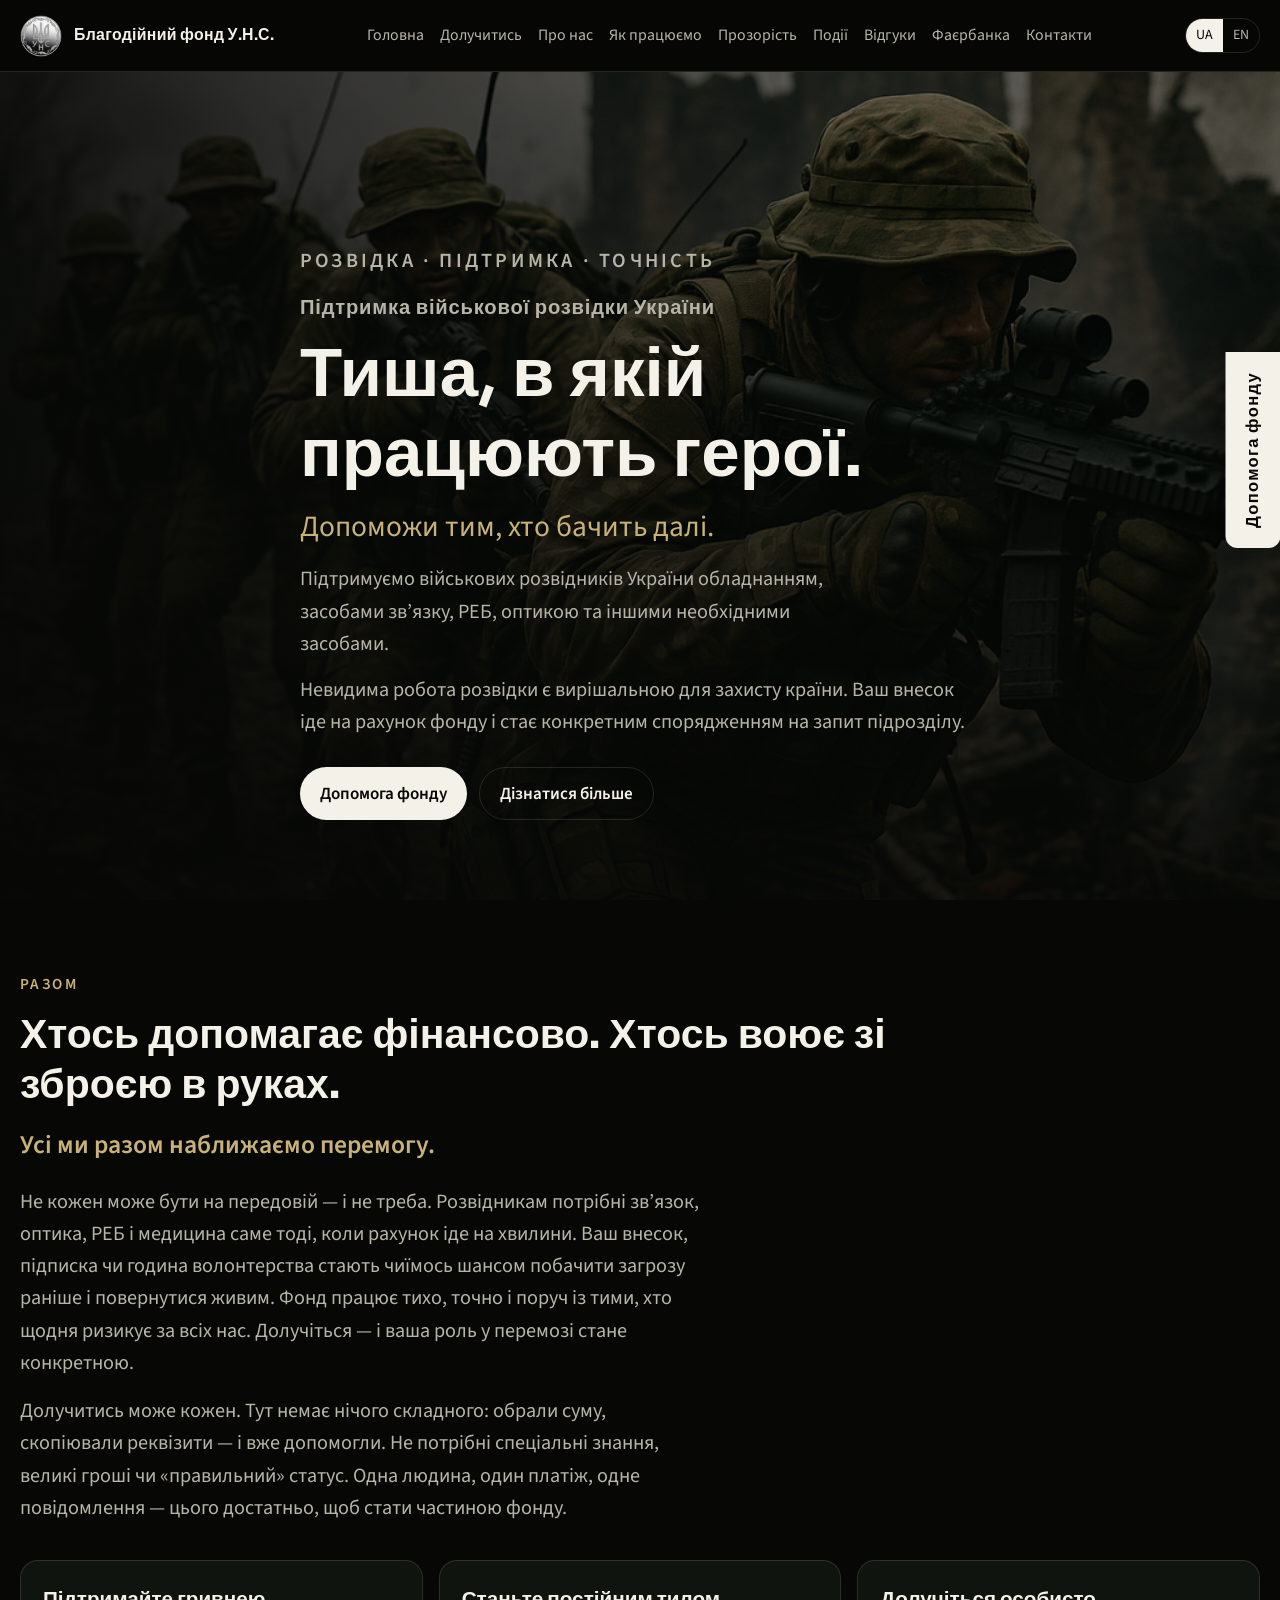
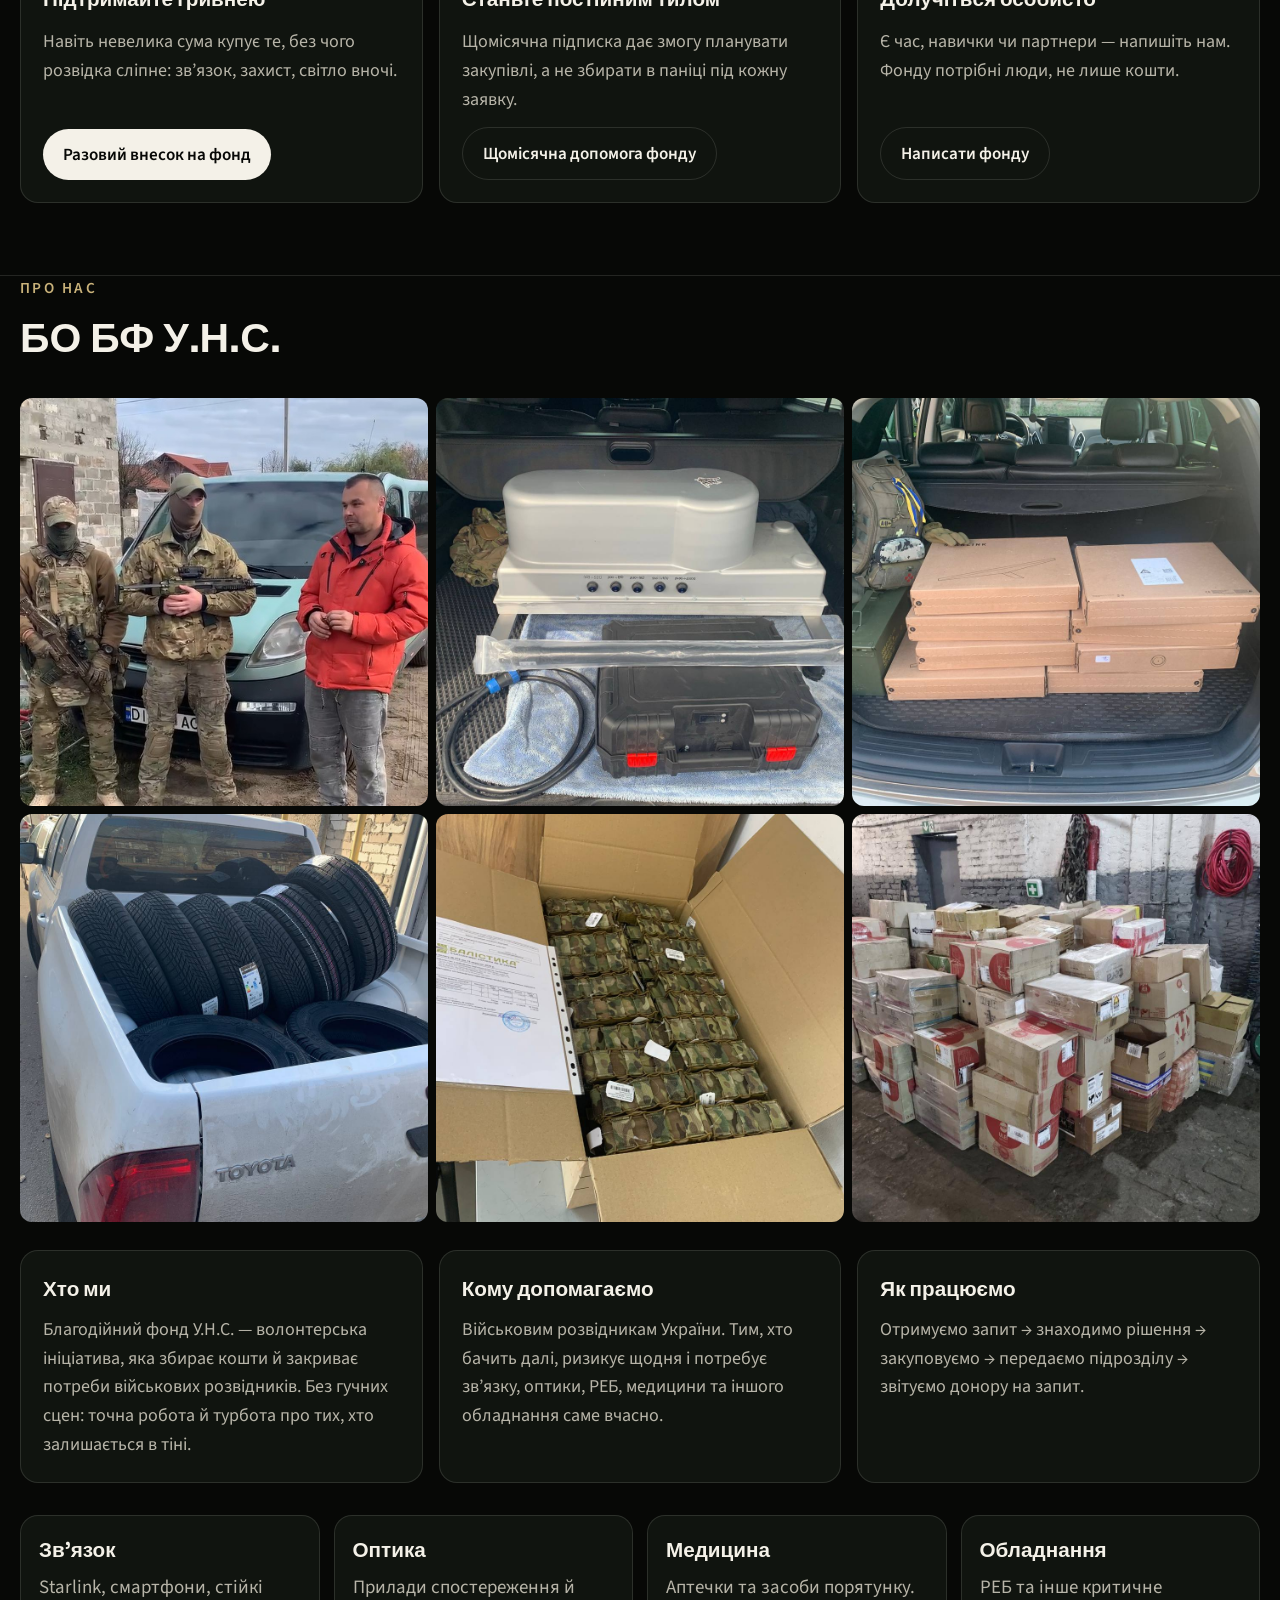
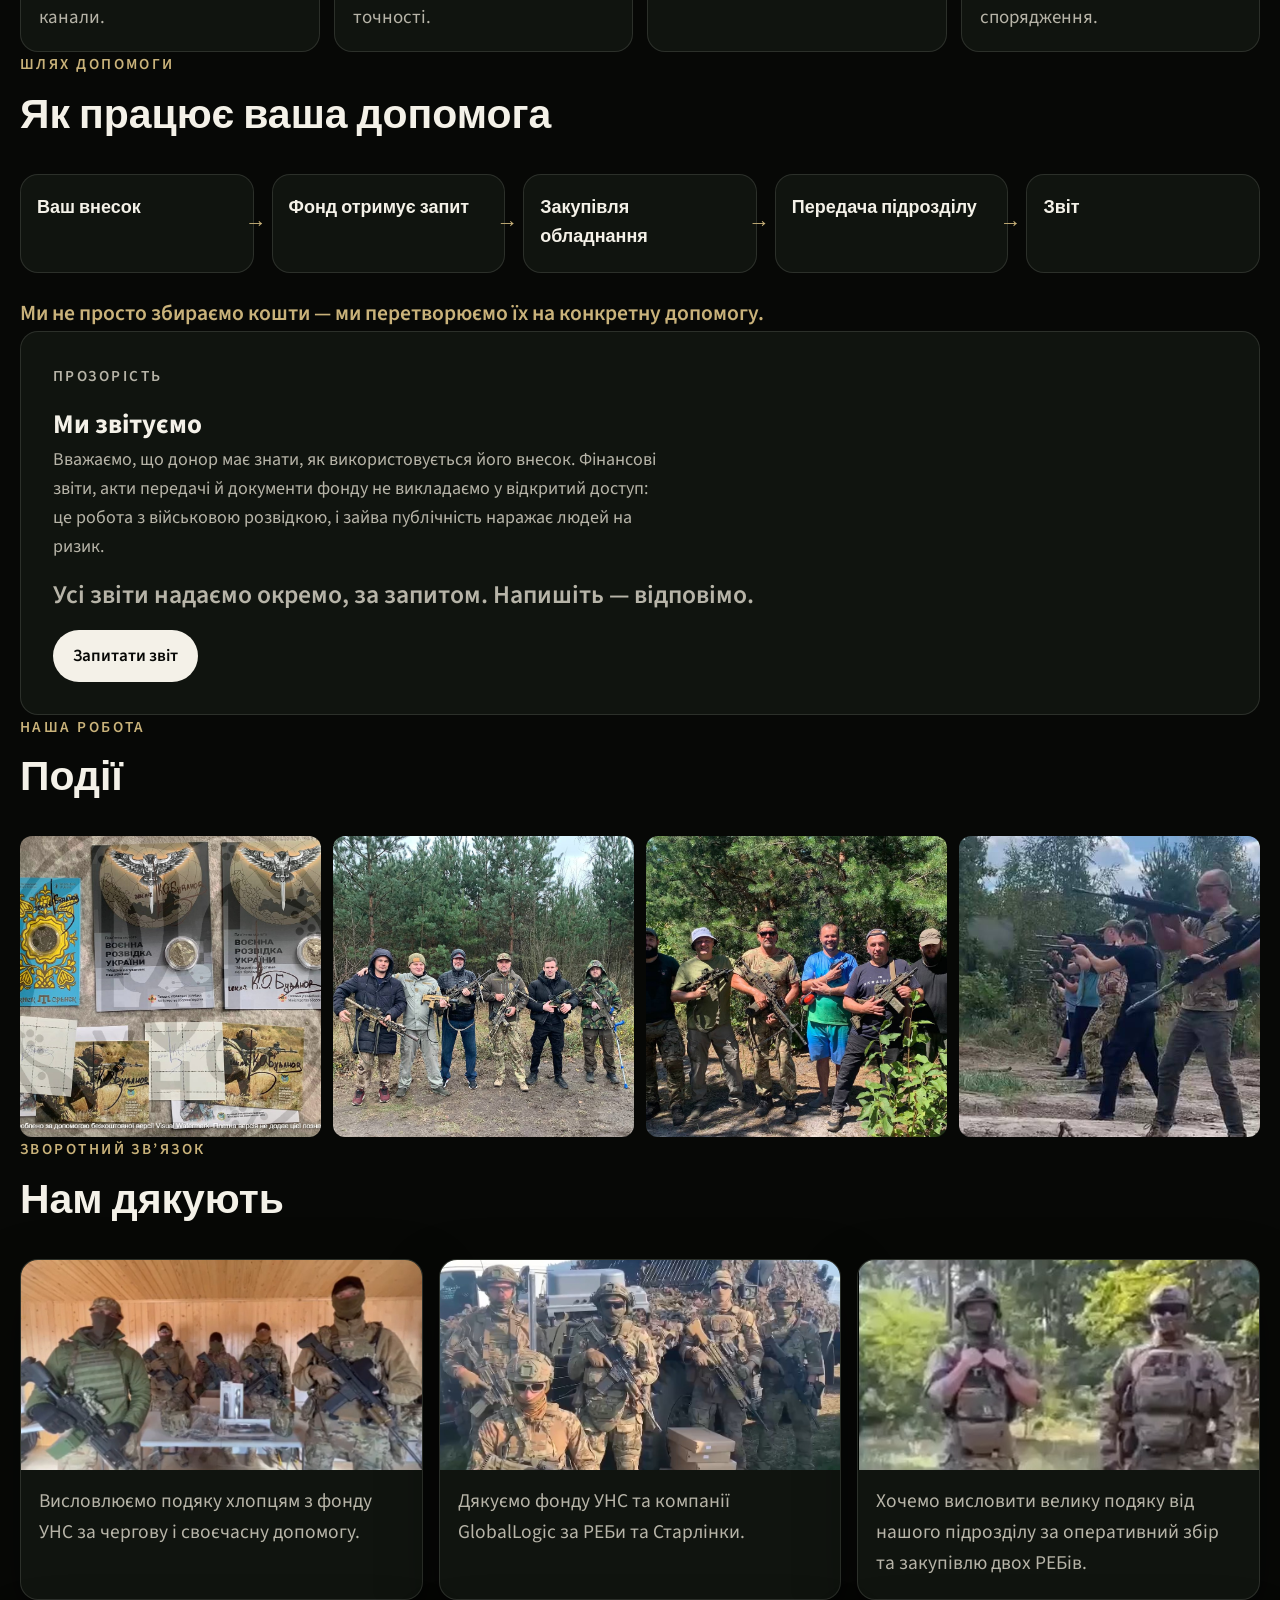
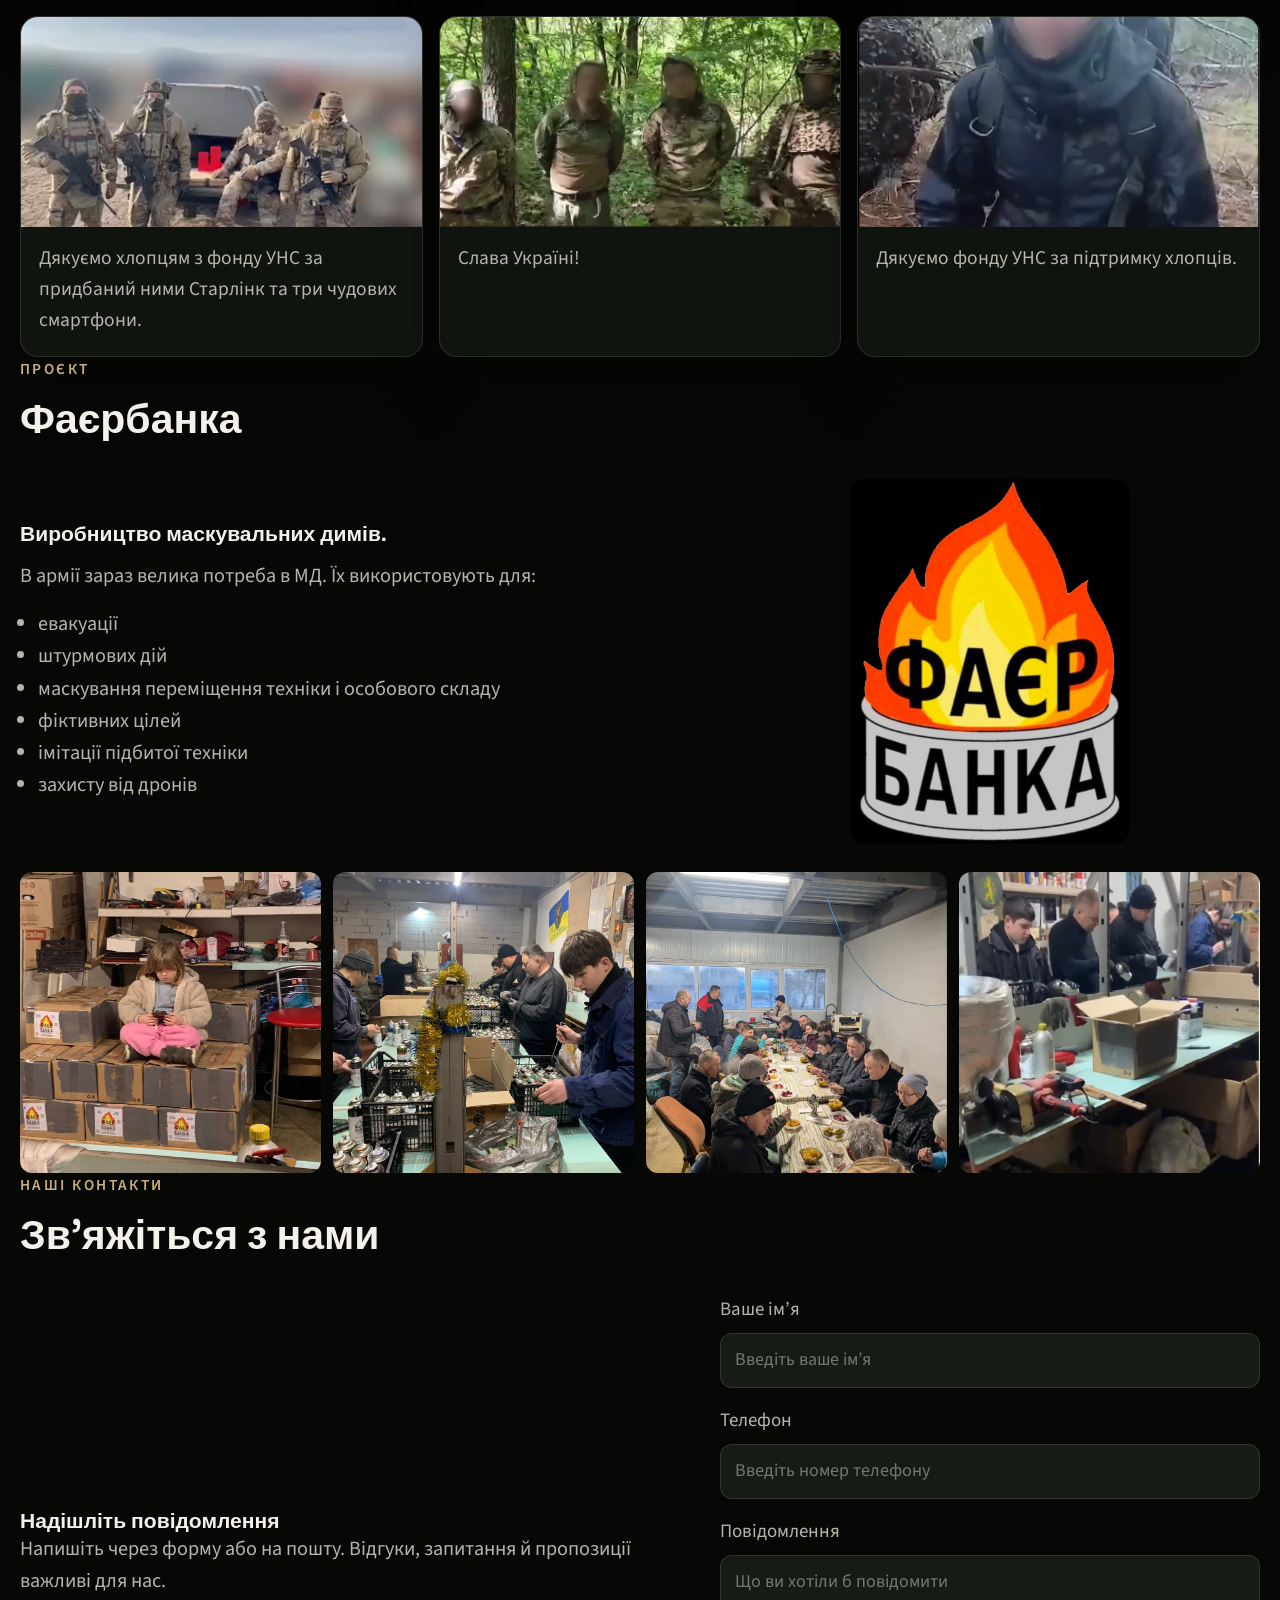
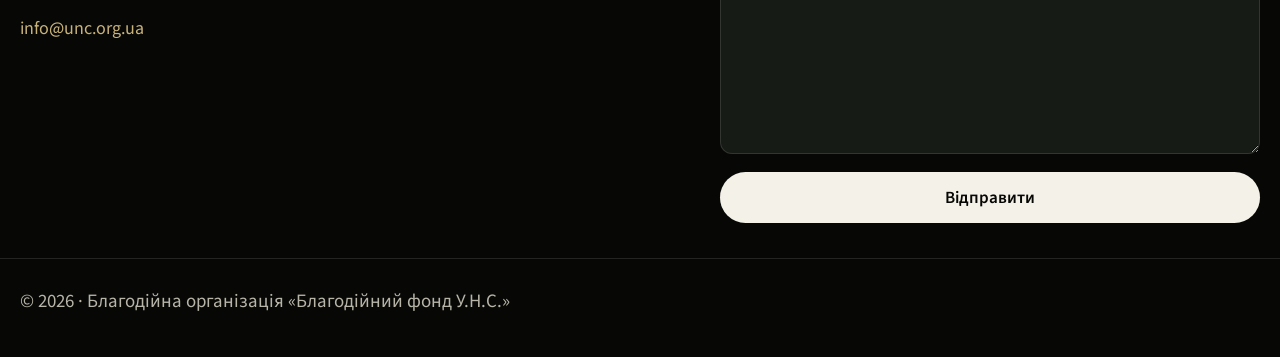
<file: index.html>
<!DOCTYPE html>
<html lang="uk">
  <head>
    <meta charset="utf-8" />
    <meta name="viewport" content="width=device-width, initial-scale=1, viewport-fit=cover" />
    <meta name="description" content="Благодійний фонд У.Н.С. допомагає українським військовим розвідникам." />
    <title>УНС — Благодійний фонд</title>
    <link rel="icon" href="./assets/favicon.ico" />
    <link rel="preconnect" href="https://fonts.googleapis.com" />
    <link rel="preconnect" href="https://fonts.gstatic.com" crossorigin />
    <link
      href="https://fonts.googleapis.com/css2?family=Sora:wght@500;600;700&family=Source+Sans+3:ital,wght@0,400;0,600;1,400&display=swap"
      rel="stylesheet"
    />
    <link rel="stylesheet" href="./css/styles.css" />
  </head>
  <body>
    <a class="skip" href="#main">Skip to content</a>
    <header class="site-header">
      <div class="header-inner">
        <a class="brand" href="#top">
          <img src="./assets/logo.png" alt="" />
          <span data-i18n="orgName">Благодійний фонд У.Н.С.</span>
        </a>
        <nav class="nav" id="site-nav">
          <a href="#top" data-i18n="nav.home">Головна</a>
          <a href="#join" data-i18n="nav.join">Долучитись</a>
          <a href="#about" data-i18n="nav.about">Про нас</a>
          <a href="#help" data-i18n="nav.help">Як працюємо</a>
          <a href="#trust" data-i18n="nav.trust">Прозорість</a>
          <a href="#events" data-i18n="nav.events">Події</a>
          <a href="#thanks" data-i18n="nav.thanks">Відгуки</a>
          <a href="#project" data-i18n="nav.project">Фаєрбанка</a>
          <a href="#contact" data-i18n="nav.contact">Контакти</a>
        </nav>
        <div class="header-actions">
          <div class="lang" role="group" aria-label="Language">
            <button type="button" data-lang="uk" aria-pressed="true">UA</button>
            <button type="button" data-lang="en" aria-pressed="false">EN</button>
          </div>
          <button class="menu-toggle" type="button" aria-controls="site-nav" aria-expanded="false" aria-label="Menu">☰</button>
        </div>
      </div>
    </header>

    <main id="main">
      <section class="hero" id="top">
        <div class="hero-media">
          <img src="./assets/hero.png" alt="" />
        </div>
        <div class="wrap hero-copy">
          <p class="kicker" data-i18n="hero.kicker">Розвідка · Підтримка · Точність</p>
          <p class="hero-accent" data-i18n="hero.accent">Підтримка військової розвідки України</p>
          <h1 data-i18n="hero.title">Тиша, в якій працюють герої.</h1>
          <p class="lead" data-i18n="hero.subtitle">Допоможи тим, хто бачить далі.</p>
          <p class="hero-fact" data-i18n="hero.fact">
            Підтримуємо військових розвідників України обладнанням, засобами зв’язку, РЕБ, оптикою та іншими необхідними засобами.
          </p>
          <p data-i18n="hero.text"></p>
          <div class="hero-actions">
            <button class="btn btn-primary" type="button" data-open-donate="once" data-i18n="donate.floatLabel">Допомога фонду</button>
            <a class="btn btn-ghost" href="#about" data-i18n="hero.more">Дізнатися більше</a>
          </div>
        </div>
      </section>

      <section class="section together" id="join">
        <div class="wrap">
          <p class="kicker" data-i18n="join.kicker">Разом</p>
          <h2 data-i18n="join.title">Хтось допомагає фінансово. Хтось воює зі зброєю в руках.</h2>
          <p class="together-line" data-i18n="join.line">Усі ми разом наближаємо перемогу.</p>
          <p class="together-text" data-i18n="join.text"></p>
          <p class="together-text" data-i18n="join.easy"></p>
          <div class="join-grid">
            <article class="join-card">
              <h3 data-i18n="join.card1Title"></h3>
              <p data-i18n="join.card1Text"></p>
              <button class="btn btn-primary" type="button" data-open-donate="once" data-i18n="donate.onceTab">Разовий внесок</button>
            </article>
            <article class="join-card">
              <h3 data-i18n="join.card2Title"></h3>
              <p data-i18n="join.card2Text"></p>
              <button class="btn btn-ghost" type="button" data-open-donate="sub" data-i18n="donate.subTab">Підписка</button>
            </article>
            <article class="join-card">
              <h3 data-i18n="join.card3Title"></h3>
              <p data-i18n="join.card3Text"></p>
              <a class="btn btn-ghost" href="#contact" data-i18n="join.write">Написати фонду</a>
            </article>
          </div>
        </div>
      </section>

      <section class="section" id="about">
        <div class="wrap">
          <div class="section-head">
            <p class="kicker" data-i18n="about.kicker">Про нас</p>
            <h2 data-i18n="about.title">БО БФ У.Н.С.</h2>
          </div>
          <div class="about-grid">
            <div class="photo-grid">
              <button type="button" data-lightbox="./assets/about/ab_photo_1.jpg"><img src="./assets/about/ab_photo_1.jpg" alt="" /></button>
              <button type="button" data-lightbox="./assets/about/ab_photo_11.jpg"><img src="./assets/about/ab_photo_11.jpg" alt="" /></button>
              <button type="button" data-lightbox="./assets/about/ab_photo_12.jpg"><img src="./assets/about/ab_photo_12.jpg" alt="" /></button>
              <button type="button" data-lightbox="./assets/about/ab_photo_13.jpg"><img src="./assets/about/ab_photo_13.jpg" alt="" /></button>
              <button type="button" data-lightbox="./assets/about/ab_photo_14.jpg"><img src="./assets/about/ab_photo_14.jpg" alt="" /></button>
              <button type="button" data-lightbox="./assets/about/ab_photo_15.jpg"><img src="./assets/about/ab_photo_15.jpg" alt="" /></button>
            </div>
          </div>
          <div class="about-cols">
            <article>
              <h3 data-i18n="about.col1Title">Хто ми</h3>
              <p data-i18n="about.col1Text"></p>
            </article>
            <article>
              <h3 data-i18n="about.col2Title">Кому допомагаємо</h3>
              <p data-i18n="about.col2Text"></p>
            </article>
            <article>
              <h3 data-i18n="about.col3Title">Як працюємо</h3>
              <p data-i18n="about.col3Text"></p>
            </article>
          </div>
          <div class="needs">
            <article class="need">
              <h4 data-i18n="needs.comms.title"></h4>
              <p data-i18n="needs.comms.text"></p>
            </article>
            <article class="need">
              <h4 data-i18n="needs.optics.title"></h4>
              <p data-i18n="needs.optics.text"></p>
            </article>
            <article class="need">
              <h4 data-i18n="needs.med.title"></h4>
              <p data-i18n="needs.med.text"></p>
            </article>
            <article class="need">
              <h4 data-i18n="needs.gear.title"></h4>
              <p data-i18n="needs.gear.text"></p>
            </article>
          </div>
        </div>
      </section>

      <section class="section" id="help">
        <div class="wrap">
          <div class="section-head">
            <p class="kicker" data-i18n="help.kicker">Шлях допомоги</p>
            <h2 data-i18n="help.title">Як працює ваша допомога</h2>
          </div>
          <ol class="help-flow">
            <li data-step="0">Ваш внесок</li>
            <li data-step="1">Фонд отримує запит</li>
            <li data-step="2">Закупівля обладнання</li>
            <li data-step="3">Передача підрозділу</li>
            <li data-step="4">Звіт</li>
          </ol>
          <p class="help-note" data-i18n="help.note">Ми не просто збираємо кошти — ми перетворюємо їх на конкретну допомогу.</p>
        </div>
      </section>

      <section class="section" id="trust">
        <div class="wrap trust-box">
          <p class="kicker" data-i18n="trust.kicker">Прозорість</p>
          <h2 data-i18n="trust.title">Ми звітуємо</h2>
          <p data-i18n="trust.text"></p>
          <p class="together-line" data-i18n="trust.request"></p>
          <a class="btn btn-primary" href="#contact" data-i18n="trust.write">Запитати звіт</a>
        </div>
      </section>

      <section class="section" id="events">
        <div class="wrap">
          <div class="section-head">
            <p class="kicker" data-i18n="events.kicker">Наша робота</p>
            <h2 data-i18n="events.title">Події</h2>
          </div>
          <div class="gallery">
            <button type="button" data-lightbox="./assets/events/ev_photo_1.jpg"><img src="./assets/events/ev_photo_1.jpg" alt="" /></button>
            <button type="button" data-lightbox="./assets/events/ev_photo_11.jpg"><img src="./assets/events/ev_photo_11.jpg" alt="" /></button>
            <button type="button" data-lightbox="./assets/events/ev_photo_12.jpg"><img src="./assets/events/ev_photo_12.jpg" alt="" /></button>
            <button type="button" data-lightbox="./assets/events/ev_photo_13.jpg"><img src="./assets/events/ev_photo_13.jpg" alt="" /></button>
          </div>
        </div>
      </section>

      <section class="section" id="thanks">
        <div class="wrap">
          <div class="section-head">
            <p class="kicker" data-i18n="thanks.kicker">Зворотний зв’язок</p>
            <h2 data-i18n="thanks.title">Нам дякують</h2>
          </div>
          <div class="thanks-track">
            <article class="card">
              <img src="./assets/testimonials/img_7621.jpg" alt="" />
              <p data-thanks="0"></p>
            </article>
            <article class="card">
              <img src="./assets/testimonials/img_7622.jpg" alt="" />
              <p data-thanks="1"></p>
            </article>
            <article class="card">
              <img src="./assets/testimonials/img_7623.jpg" alt="" />
              <p data-thanks="2"></p>
            </article>
            <article class="card">
              <img src="./assets/testimonials/img_7624.jpg" alt="" />
              <p data-thanks="3"></p>
            </article>
            <article class="card">
              <img src="./assets/testimonials/img_7542.jpg" alt="" />
              <p data-thanks="4"></p>
            </article>
            <article class="card">
              <img src="./assets/testimonials/img_7534.jpg" alt="" />
              <p data-thanks="5"></p>
            </article>
          </div>
        </div>
      </section>

      <section class="section" id="project">
        <div class="wrap">
          <div class="section-head">
            <p class="kicker" data-i18n="project.kicker">Проєкт</p>
            <h2 data-i18n="project.title">Фаєрбанка</h2>
          </div>
          <div class="project-grid">
            <div class="project-copy">
              <h3 data-i18n="project.heading"></h3>
              <p data-i18n="project.intro"></p>
              <ul>
                <li data-use="0"></li>
                <li data-use="1"></li>
                <li data-use="2"></li>
                <li data-use="3"></li>
                <li data-use="4"></li>
                <li data-use="5"></li>
              </ul>
            </div>
            <img class="project-logo" src="./assets/faerbanka/fb_logo.jpg" alt="Firebanka" />
          </div>
          <div class="gallery" style="margin-top: 28px">
            <button type="button" data-lightbox="./assets/faerbanka/fb_photo_1.jpg"><img src="./assets/faerbanka/fb_photo_1.jpg" alt="" /></button>
            <button type="button" data-lightbox="./assets/faerbanka/fb_photo_2.jpg"><img src="./assets/faerbanka/fb_photo_2.jpg" alt="" /></button>
            <button type="button" data-lightbox="./assets/faerbanka/fb_photo_3.jpg"><img src="./assets/faerbanka/fb_photo_3.jpg" alt="" /></button>
            <button type="button" data-lightbox="./assets/faerbanka/fb_photo_6.jpg"><img src="./assets/faerbanka/fb_photo_6.jpg" alt="" /></button>
          </div>
        </div>
      </section>

      <section class="section" id="contact">
        <div class="wrap">
          <div class="section-head">
            <p class="kicker" data-i18n="contact.kicker">Наші контакти</p>
            <h2 data-i18n="contact.title">Зв’яжіться з нами</h2>
          </div>
          <div class="contact-grid">
            <div class="contact-copy">
              <h3 data-i18n="contact.heading"></h3>
              <p class="muted" data-i18n="contact.text"></p>
              <ul>
                <li><a href="mailto:info@unc.org.ua">info@unc.org.ua</a></li>
              </ul>
            </div>
            <form id="contact-form">
              <label for="name" data-i18n="contact.name">Ваше ім’я</label>
              <input id="name" name="name" required data-i18n-placeholder="contact.namePh" />
              <label for="phone" data-i18n="contact.phone">Телефон</label>
              <input id="phone" name="phone" type="tel" required data-i18n-placeholder="contact.phonePh" />
              <label for="message" data-i18n="contact.message">Повідомлення</label>
              <textarea id="message" name="message" rows="6" required data-i18n-placeholder="contact.messagePh"></textarea>
              <button class="btn btn-primary" type="submit" data-i18n="contact.send">Відправити</button>
              <p class="form-note" id="form-note"></p>
            </form>
          </div>
        </div>
      </section>
    </main>

    <footer class="site-footer">
      <div class="wrap">
        <p>© <span id="year">2026</span> · <span data-i18n="footer"></span></p>
      </div>
    </footer>

    <aside class="float-support">
      <button type="button" data-open-donate="once" data-i18n="donate.floatLabel">Допомога фонду</button>
    </aside>

    <div class="sheet" id="donate-sheet" role="dialog" aria-modal="true" aria-hidden="true" data-mode="once">
      <button class="sheet-scrim" type="button" data-donate-close aria-label="Close"></button>
      <button class="lightbox-close" type="button" data-donate-close data-i18n-aria="lightboxClose" aria-label="Закрити">×</button>
      <div class="sheet-card">
        <h2 data-i18n="donate.title">Допомога фонду У.Н.С.</h2>
        <p class="donate-funds" data-i18n="donate.funds"></p>
        <p class="donate-reports" data-i18n="donate.reports"></p>
        <a class="donate-ask" href="#contact" data-donate-close data-i18n="donate.ask"></a>
        <div class="donate-tabs" role="tablist">
          <button type="button" role="tab" id="tab-once" data-donate-tab="once" aria-selected="true" data-i18n="donate.onceTab">Разовий внесок</button>
          <button type="button" role="tab" id="tab-sub" data-donate-tab="sub" aria-selected="false" data-i18n="donate.subTab">Підписка</button>
        </div>
        <p class="donate-lead" data-donate-panel="once" data-i18n="donate.onceLead"></p>
        <p class="donate-lead" data-donate-panel="sub" hidden data-i18n="donate.subLead"></p>
        <div class="amount-row" data-donate-panel="sub" hidden>
          <p class="amount-label" data-i18n="donate.amountsLabel"></p>
          <div class="amount-chips">
            <button type="button" data-amount="300">300 ₴</button>
            <button type="button" data-amount="500">500 ₴</button>
            <button type="button" data-amount="1000">1 000 ₴</button>
            <button type="button" data-amount="2500">2 500 ₴</button>
          </div>
        </div>
        <dl>
          <div class="pay-row">
            <div>
              <dt data-i18n="donate.recipientLabel">Отримувач</dt>
              <dd data-i18n="donate.recipient">БО БФ У.Н.С.</dd>
            </div>
          </div>
          <div class="pay-row">
            <div>
              <dt data-i18n="donate.codeLabel">Код</dt>
              <dd>45682236</dd>
            </div>
            <button class="copy-btn" type="button" data-copy="45682236" data-i18n="donate.copy">Копіювати</button>
          </div>
          <div class="pay-row">
            <div>
              <dt data-i18n="donate.ibanLabel">IBAN</dt>
              <dd>UA663052990000026002036816850</dd>
            </div>
            <button class="copy-btn" type="button" data-copy="UA663052990000026002036816850" data-i18n="donate.copy">Копіювати</button>
          </div>
          <div class="pay-row">
            <div>
              <dt data-i18n="donate.bankLabel">Банк</dt>
              <dd data-i18n="donate.bank">АТ КБ «Приватбанк»</dd>
            </div>
          </div>
          <div class="pay-row">
            <div>
              <dt data-i18n="donate.purposeLabel">Призначення платежу</dt>
              <dd id="donate-purpose">Благодійна допомога</dd>
            </div>
            <button class="copy-btn" type="button" data-copy-purpose data-i18n="donate.copy">Копіювати</button>
          </div>
        </dl>
        <div class="intl-block">
          <h3 data-i18n="donate.intlTitle">Міжнародна допомога</h3>
          <p class="donate-funds" data-i18n="donate.intlText"></p>
          <div class="pay-row">
            <div>
              <dt data-i18n="donate.currencyLabel">Валюти</dt>
              <dd data-i18n="donate.currency">UAH · EUR · USD</dd>
            </div>
          </div>
          <div class="pay-row">
            <div>
              <dt data-i18n="donate.swiftLabel">SWIFT</dt>
              <dd>PBANUA2X</dd>
            </div>
            <button class="copy-btn" type="button" data-copy="PBANUA2X" data-i18n="donate.copy">Копіювати</button>
          </div>
          <div class="pay-row">
            <div>
              <dt data-i18n="donate.cardsLabel">Картка / Apple Pay / Google Pay</dt>
              <dd data-i18n="donate.cards"></dd>
            </div>
          </div>
        </div>
      </div>
    </div>

    <div class="lightbox" id="lightbox" role="dialog" aria-modal="true" aria-hidden="true">
      <button class="lightbox-scrim" type="button" data-lightbox-close aria-label="Close"></button>
      <button class="lightbox-close" type="button" data-lightbox-close data-i18n-aria="lightboxClose" aria-label="Закрити">×</button>
      <button class="lightbox-arrow lightbox-prev" type="button" data-lightbox-prev data-i18n-aria="lightboxPrev" aria-label="Попереднє">‹</button>
      <img id="lightbox-image" alt="" />
      <button class="lightbox-arrow lightbox-next" type="button" data-lightbox-next data-i18n-aria="lightboxNext" aria-label="Наступне">›</button>
    </div>

    <script>
      document.getElementById("year").textContent = String(new Date().getFullYear());
    </script>
    <script src="./js/i18n.js"></script>
    <script src="./js/app.js"></script>
  </body>
</html>
</file>
<file: css/styles.css>
:root {
  --bg: #070806;
  --bg-elev: #10140f;
  --ink: #f4f1e8;
  --muted: #b7b4a8;
  --line: rgba(244, 241, 232, 0.12);
  --accent: #c9b27a;
  --accent-2: #8aa05a;
  --danger: #c45c3a;
  --shadow: 0 24px 60px rgba(0, 0, 0, 0.35);
  --radius: 18px;
  --nav-h: 72px;
  --font: "Source Sans 3", "Segoe UI", sans-serif;
  --display: "Sora", "Segoe UI", sans-serif;
}

*,
*::before,
*::after {
  box-sizing: border-box;
  margin: 0;
  padding: 0;
}

html {
  scroll-behavior: smooth;
  font-size: 18px;
  scroll-padding-top: calc(var(--nav-h) + 10px);
}

section[id] {
  scroll-margin-top: calc(var(--nav-h) + 10px);
}

body {
  font-family: var(--font);
  background: var(--bg);
  color: var(--ink);
  font-size: 1rem;
  line-height: 1.6;
  min-height: 100vh;
}

img {
  max-width: 100%;
  display: block;
}

a {
  color: inherit;
  text-decoration: none;
}

button,
input,
textarea {
  font: inherit;
}

.skip {
  position: absolute;
  left: -999px;
}

.skip:focus {
  left: 16px;
  top: 16px;
  z-index: 80;
  background: var(--ink);
  color: var(--bg);
  padding: 8px 12px;
  border-radius: 8px;
}

.wrap {
  width: min(1240px, calc(100% - 40px));
  margin-inline: auto;
}

.site-header {
  position: sticky;
  top: 0;
  z-index: 40;
  height: var(--nav-h);
  display: flex;
  align-items: center;
  backdrop-filter: blur(16px);
  background: rgba(7, 8, 6, 0.72);
  border-bottom: 1px solid var(--line);
}

.header-inner {
  display: flex;
  align-items: center;
  justify-content: space-between;
  gap: 16px;
  width: min(1240px, calc(100% - 40px));
  margin-inline: auto;
}

.brand {
  display: flex;
  align-items: center;
  gap: 12px;
  min-width: 0;
}

.brand img {
  width: 42px;
  height: 42px;
  border-radius: 50%;
  object-fit: cover;
}

.brand span {
  font-family: var(--display);
  font-size: 0.88rem;
  font-weight: 600;
  letter-spacing: 0.02em;
  white-space: nowrap;
}

.nav {
  display: flex;
  align-items: center;
  gap: 16px;
}

.nav a {
  color: var(--muted);
  font-size: 0.88rem;
}

.nav a:hover,
.nav a:focus-visible {
  color: var(--ink);
}

.header-actions {
  display: flex;
  align-items: center;
  gap: 8px;
}

.lang {
  display: flex;
  border: 1px solid var(--line);
  border-radius: 999px;
  overflow: hidden;
}

.lang button {
  background: transparent;
  color: var(--muted);
  border: 0;
  padding: 5px 10px;
  cursor: pointer;
  font-size: 0.78rem;
}

.lang button[aria-pressed="true"] {
  background: var(--ink);
  color: var(--bg);
}

.btn {
  display: inline-flex;
  align-items: center;
  justify-content: center;
  gap: 8px;
  border: 0;
  border-radius: 999px;
  padding: 12px 20px;
  cursor: pointer;
  font-size: 0.95rem;
  font-weight: 600;
  transition: transform 0.15s ease, background 0.15s ease;
}

.btn:hover {
  transform: translateY(-1px);
}

.site-header .btn {
  padding: 8px 16px;
  font-size: 0.84rem;
}

.btn-primary {
  background: var(--ink);
  color: var(--bg);
}

.btn-ghost {
  background: transparent;
  color: var(--ink);
  border: 1px solid var(--line);
}

.menu-toggle {
  display: none;
  width: 44px;
  height: 44px;
  border: 1px solid var(--line);
  border-radius: 12px;
  background: transparent;
  color: var(--ink);
  cursor: pointer;
}

.hero {
  position: relative;
  min-height: calc(100vh - var(--nav-h));
  display: grid;
  align-items: end;
  overflow: hidden;
}

.hero-media {
  position: absolute;
  inset: 0;
}

.hero-media img {
  width: 100%;
  height: 100%;
  object-fit: cover;
}

.hero-media::after {
  content: "";
  position: absolute;
  inset: 0;
  background:
    linear-gradient(90deg, rgba(7, 8, 6, 0.88) 0%, rgba(7, 8, 6, 0.45) 52%, rgba(7, 8, 6, 0.2) 100%),
    linear-gradient(180deg, rgba(7, 8, 6, 0.15), rgba(7, 8, 6, 0.78));
}

.hero-copy {
  position: relative;
  z-index: 1;
  padding: 72px 0 80px;
  max-width: 680px;
}

.kicker {
  color: var(--accent);
  text-transform: uppercase;
  letter-spacing: 0.16em;
  font-size: 0.85rem;
  font-weight: 600;
  margin-bottom: 14px;
}

.hero h1,
.section-head h2,
.about-copy h3,
.project-copy h3,
.contact-copy h3 {
  font-family: var(--display);
  font-weight: 600;
  line-height: 1.15;
}

.hero h1 {
  font-size: clamp(2.5rem, 5.4vw, 4.6rem);
  margin-bottom: 12px;
}

.hero .lead {
  font-size: clamp(1.35rem, 2.3vw, 1.85rem);
  color: var(--accent);
  margin-bottom: 12px;
}

.hero-accent {
  color: var(--accent);
  font-family: var(--display);
  font-weight: 600;
  letter-spacing: 0.04em;
  margin-bottom: 10px;
}

.hero-fact {
  color: var(--ink);
  font-size: 1.12rem;
  max-width: 54ch;
  margin: 8px 0 14px;
}

.hero p,
.muted {
  color: var(--muted);
  font-size: 1.12rem;
}

.hero-actions {
  display: flex;
  gap: 12px;
  margin-top: 28px;
  flex-wrap: wrap;
}

.together {
  padding-top: 72px;
  padding-bottom: 72px;
  border-bottom: 1px solid var(--line);
}

.together h2 {
  font-family: var(--display);
  font-size: clamp(1.7rem, 3.2vw, 2.6rem);
  max-width: 22em;
  margin-bottom: 16px;
  line-height: 1.2;
}

.together-line {
  color: var(--accent);
  font-size: clamp(1.2rem, 2vw, 1.55rem);
  font-weight: 600;
  margin-bottom: 20px;
}

.together-text {
  max-width: 68ch;
  color: var(--muted);
  font-size: 1.12rem;
  margin-bottom: 16px;
}

.together-text:last-of-type {
  margin-bottom: 36px;
}

.join-grid {
  display: grid;
  grid-template-columns: repeat(3, 1fr);
  gap: 16px;
}

.join-card {
  background: var(--bg-elev);
  border: 1px solid var(--line);
  border-radius: var(--radius);
  padding: 22px;
  display: flex;
  flex-direction: column;
  gap: 12px;
}

.join-card h3 {
  font-family: var(--display);
  font-size: 1.15rem;
}

.join-card p {
  color: var(--muted);
  flex: 1;
}

.join-card .btn {
  align-self: flex-start;
}

.section-head {
  margin-bottom: 36px;
}

.section-head h2 {
  font-size: clamp(2.05rem, 3.2vw, 2.9rem);
}

.about-grid {
  display: block;
}

.project-grid,
.contact-grid {
  display: grid;
  grid-template-columns: 1.1fr 0.9fr;
  gap: 40px;
  align-items: center;
}

.photo-grid {
  display: grid;
  grid-template-columns: repeat(3, 1fr);
  gap: 8px;
}

.photo-grid button,
.gallery button {
  border: 0;
  padding: 0;
  background: transparent;
  cursor: pointer;
  overflow: hidden;
  border-radius: 12px;
}

.photo-grid img,
.gallery img {
  width: 100%;
  aspect-ratio: 1;
  object-fit: cover;
  transition: transform 0.35s ease;
}

.photo-grid button:hover img,
.gallery button:hover img {
  transform: scale(1.05);
}

.about-cols {
  display: grid;
  grid-template-columns: repeat(3, 1fr);
  gap: 16px;
  margin: 28px 0 8px;
}

.about-cols article {
  background: var(--bg-elev);
  border: 1px solid var(--line);
  border-radius: var(--radius);
  padding: 22px;
}

.about-cols h3 {
  font-family: var(--display);
  font-size: 1.15rem;
  margin-bottom: 10px;
}

.about-cols p {
  color: var(--muted);
}

.help-flow {
  list-style: none;
  display: grid;
  grid-template-columns: repeat(5, 1fr);
  gap: 18px;
  margin-bottom: 24px;
}

.help-flow li {
  position: relative;
  background: var(--bg-elev);
  border: 1px solid var(--line);
  border-radius: var(--radius);
  padding: 18px 16px;
  font-family: var(--display);
  font-weight: 600;
  min-height: 5.5rem;
}

.help-flow li:not(:last-child)::after {
  content: "→";
  position: absolute;
  right: -14px;
  top: 50%;
  transform: translateY(-50%);
  color: var(--accent);
  font-size: 1.2rem;
}

.help-note {
  color: var(--accent);
  font-size: 1.2rem;
  font-weight: 600;
  max-width: 40em;
}

.trust-box {
  background: var(--bg-elev);
  border: 1px solid var(--line);
  border-radius: var(--radius);
  padding: 32px;
}

.trust-box p {
  color: var(--muted);
  max-width: 68ch;
  margin-bottom: 14px;
}

.intl-block {
  margin-top: 22px;
  padding-top: 16px;
  border-top: 1px solid rgba(23, 23, 23, 0.12);
}

.intl-block h3 {
  font-family: var(--display);
  margin-bottom: 8px;
}

.needs {
  display: grid;
  grid-template-columns: repeat(4, 1fr);
  gap: 14px;
  margin-top: 32px;
}

.need {
  background: var(--bg-elev);
  border: 1px solid var(--line);
  border-radius: var(--radius);
  padding: 18px;
}

.need h4 {
  font-family: var(--display);
  margin-bottom: 6px;
  font-size: 1.15rem;
}

.need p {
  color: var(--muted);
  font-size: 1.05rem;
}

.gallery {
  display: grid;
  grid-template-columns: repeat(4, 1fr);
  gap: 12px;
}

.thanks-track {
  display: grid;
  grid-template-columns: repeat(3, 1fr);
  gap: 16px;
}

.card {
  background: var(--bg-elev);
  border: 1px solid var(--line);
  border-radius: var(--radius);
  overflow: hidden;
  box-shadow: var(--shadow);
}

.card img {
  width: 100%;
  height: 210px;
  object-fit: cover;
}

.card p {
  padding: 16px 18px 20px;
  color: var(--muted);
  font-size: 1.08rem;
}

.project-copy ul {
  margin: 16px 0 0 18px;
  color: var(--muted);
  font-size: 1.12rem;
}

.project-copy p {
  color: var(--muted);
  margin-top: 14px;
  font-size: 1.12rem;
}

.project-logo {
  width: min(280px, 100%);
  margin-inline: auto;
  border-radius: 16px;
}

.contact-copy ul {
  list-style: none;
  margin-top: 18px;
}

.contact-copy a {
  color: var(--accent);
}

form {
  display: grid;
  gap: 8px;
}

label {
  font-size: 1.05rem;
  color: var(--muted);
}

input,
textarea {
  background: #171b16;
  border: 1px solid var(--line);
  color: var(--ink);
  border-radius: 12px;
  padding: 12px 14px;
  margin-bottom: 10px;
}

.form-note {
  min-height: 1.4em;
  color: var(--accent-2);
  font-size: 1.05rem;
}

.site-footer {
  border-top: 1px solid var(--line);
  padding: 28px 0 40px;
  color: var(--muted);
  font-size: 1.05rem;
}

.sheet {
  position: fixed;
  inset: 0;
  z-index: 90;
  display: grid;
  place-items: center;
  padding: 16px;
  opacity: 0;
  visibility: hidden;
  pointer-events: none;
  transition: opacity 0.22s ease, visibility 0.22s ease;
}

.sheet.is-open {
  opacity: 1;
  visibility: visible;
  pointer-events: auto;
}

.sheet-scrim {
  position: absolute;
  inset: 0;
  border: 0;
  background: rgba(4, 5, 4, 0.88);
  cursor: pointer;
}

.sheet-card {
  position: relative;
  z-index: 1;
  width: min(560px, 100%);
  max-height: min(88dvh, 920px);
  overflow: auto;
  background: #f4f1e8;
  color: #171717;
  border-radius: 20px;
  padding: 24px;
  box-shadow: 0 24px 80px rgba(0, 0, 0, 0.55);
  transform: scale(0.97);
  transition: transform 0.22s ease;
}

.sheet.is-open .sheet-card {
  transform: scale(1);
}

.sheet-card h2 {
  font-family: var(--display);
  margin-bottom: 16px;
  padding-right: 36px;
}

.donate-tabs {
  display: grid;
  grid-template-columns: 1fr 1fr;
  gap: 6px;
  margin-bottom: 16px;
  padding: 4px;
  border-radius: 999px;
  background: rgba(23, 23, 23, 0.08);
}

.donate-tabs button {
  border: 0;
  border-radius: 999px;
  padding: 10px 8px;
  background: transparent;
  color: #3d3d3d;
  cursor: pointer;
  font-weight: 600;
  font-size: 0.82rem;
  line-height: 1.25;
}

.donate-tabs button[aria-selected="true"] {
  background: #171717;
  color: #f4f1e8;
}

.donate-funds,
.donate-reports {
  color: #4a4a4a;
  font-size: 0.95rem;
  margin-bottom: 10px;
}

.donate-ask {
  display: inline-block;
  color: #171717;
  font-weight: 700;
  text-decoration: underline;
  text-underline-offset: 3px;
  margin: 4px 0 18px;
}

.float-support {
  position: fixed;
  right: 0;
  top: 50%;
  z-index: 36;
  transform: translateY(-50%);
}

.float-support button {
  writing-mode: vertical-rl;
  transform: rotate(180deg);
  background: var(--ink);
  color: var(--bg);
  border: 0;
  border-radius: 12px 12px 0 0;
  padding: 20px 14px;
  font-family: var(--display);
  font-size: 0.92rem;
  font-weight: 700;
  letter-spacing: 0.08em;
  cursor: pointer;
  box-shadow: var(--shadow);
}

.float-support button:hover {
  background: var(--accent);
}

.donate-lead {
  color: #4a4a4a;
  margin-bottom: 14px;
  font-size: 0.98rem;
}

.amount-label {
  font-size: 0.88rem;
  color: #5c5c5c;
  margin-bottom: 8px;
}

.amount-chips {
  display: flex;
  flex-wrap: wrap;
  gap: 8px;
  margin-bottom: 12px;
}

.amount-chips button {
  border: 1px solid rgba(23, 23, 23, 0.16);
  background: #fff;
  border-radius: 999px;
  padding: 8px 12px;
  cursor: pointer;
  font-weight: 600;
}

.amount-chips button[aria-pressed="true"] {
  background: #171717;
  color: #f4f1e8;
  border-color: #171717;
}

.pay-row {
  display: flex;
  justify-content: space-between;
  gap: 12px;
  align-items: start;
  padding: 12px 0;
  border-top: 1px solid rgba(23, 23, 23, 0.1);
}

.pay-row dt {
  color: #5c5c5c;
  font-size: 1rem;
}

.pay-row dd {
  font-size: 1.08rem;
  font-weight: 600;
  word-break: break-all;
  text-align: right;
}

.copy-btn {
  margin-top: 6px;
  border: 0;
  background: #171717;
  color: #f4f1e8;
  border-radius: 999px;
  padding: 6px 12px;
  cursor: pointer;
}

.lightbox {
  position: fixed;
  inset: 0;
  z-index: 90;
  display: grid;
  place-items: center;
  opacity: 0;
  visibility: hidden;
  pointer-events: none;
  transition: opacity 0.22s ease, visibility 0.22s ease;
}

.lightbox.is-open {
  opacity: 1;
  visibility: visible;
  pointer-events: auto;
}

.lightbox-scrim {
  position: absolute;
  inset: 0;
  border: 0;
  background: rgba(4, 5, 4, 0.88);
  cursor: zoom-out;
}

.lightbox img {
  position: relative;
  z-index: 1;
  width: auto;
  height: auto;
  max-width: min(92vw, 1280px);
  max-height: 88vh;
  object-fit: contain;
  border-radius: 10px;
  box-shadow: 0 24px 80px rgba(0, 0, 0, 0.55);
  transform: scale(0.97);
  transition: transform 0.22s ease;
}

.lightbox.is-open img {
  transform: scale(1);
}

.lightbox-close,
.lightbox-arrow {
  position: absolute;
  z-index: 2;
  border: 0;
  background: rgba(244, 241, 232, 0.12);
  color: var(--ink);
  cursor: pointer;
  backdrop-filter: blur(8px);
}

.lightbox-close {
  top: 18px;
  right: 18px;
  width: 48px;
  height: 48px;
  border-radius: 50%;
  font-size: 1.8rem;
  line-height: 1;
}

.lightbox-arrow {
  top: 50%;
  transform: translateY(-50%);
  width: 52px;
  height: 52px;
  border-radius: 50%;
  font-size: 2rem;
  line-height: 1;
}

.lightbox-prev {
  left: 16px;
}

.lightbox-next {
  right: 16px;
}

.lightbox-close:hover,
.lightbox-arrow:hover {
  background: rgba(244, 241, 232, 0.24);
}

@media (max-width: 1080px) {
  .menu-toggle {
    display: inline-flex;
    align-items: center;
    justify-content: center;
  }

  .nav {
    position: fixed;
    inset: var(--nav-h) 12px auto 12px;
    z-index: 45;
    display: none;
    flex-direction: column;
    align-items: stretch;
    background: #121610;
    border: 1px solid var(--line);
    border-radius: 16px;
    padding: 12px;
    gap: 4px;
    max-height: calc(100dvh - var(--nav-h) - 24px);
    overflow: auto;
  }

  .nav.open {
    display: flex;
  }

  .nav a {
    padding: 12px 10px;
    font-size: 1rem;
  }

  .about-cols,
  .join-grid,
  .gallery {
    grid-template-columns: 1fr 1fr;
  }

  .help-flow {
    grid-template-columns: 1fr;
    gap: 0;
  }

  .help-flow li {
    min-height: 0;
  }

  .help-flow li:not(:last-child)::after {
    content: "↓";
    position: static;
    display: block;
    transform: none;
    margin-top: 10px;
    text-align: center;
  }
}

@media (max-width: 780px) {
  html {
    font-size: 16px;
  }

  .wrap {
    width: calc(100% - 52px);
    margin-left: 12px;
    margin-right: 40px;
  }

  .header-inner {
    width: calc(100% - 24px);
  }

  .brand span {
    display: none;
  }

  .hero {
    min-height: auto;
  }

  .hero-copy {
    padding: 48px 0 56px;
    max-width: none;
  }

  .section {
    padding: 56px 0;
  }

  .together {
    padding-top: 48px;
    padding-bottom: 48px;
  }

  .together h2 {
    max-width: none;
  }

  .about-grid,
  .project-grid,
  .contact-grid,
  .needs,
  .thanks-track,
  .about-cols,
  .join-grid,
  .gallery,
  .photo-grid {
    grid-template-columns: 1fr;
  }

  .photo-grid {
    grid-template-columns: 1fr 1fr;
  }

  .pay-row {
    flex-direction: column;
    align-items: stretch;
  }

  .pay-row dd {
    text-align: left;
  }

  .copy-btn {
    align-self: flex-start;
  }

  .float-support {
    right: 0;
    left: auto;
    top: 42%;
    bottom: auto;
    transform: translateY(-50%);
  }

  .float-support button {
    writing-mode: vertical-rl;
    transform: rotate(180deg);
    border-radius: 12px 12px 0 0;
    padding: 16px 10px;
    font-size: 0.8rem;
    letter-spacing: 0.06em;
  }

  body.menu-open .float-support {
    display: none;
  }

  .site-footer {
    padding-bottom: 40px;
  }

  .lightbox-arrow {
    width: 44px;
    height: 44px;
    font-size: 1.6rem;
  }

  .lightbox-prev {
    left: 8px;
  }

  .lightbox-next {
    right: 8px;
  }
}
</file>
